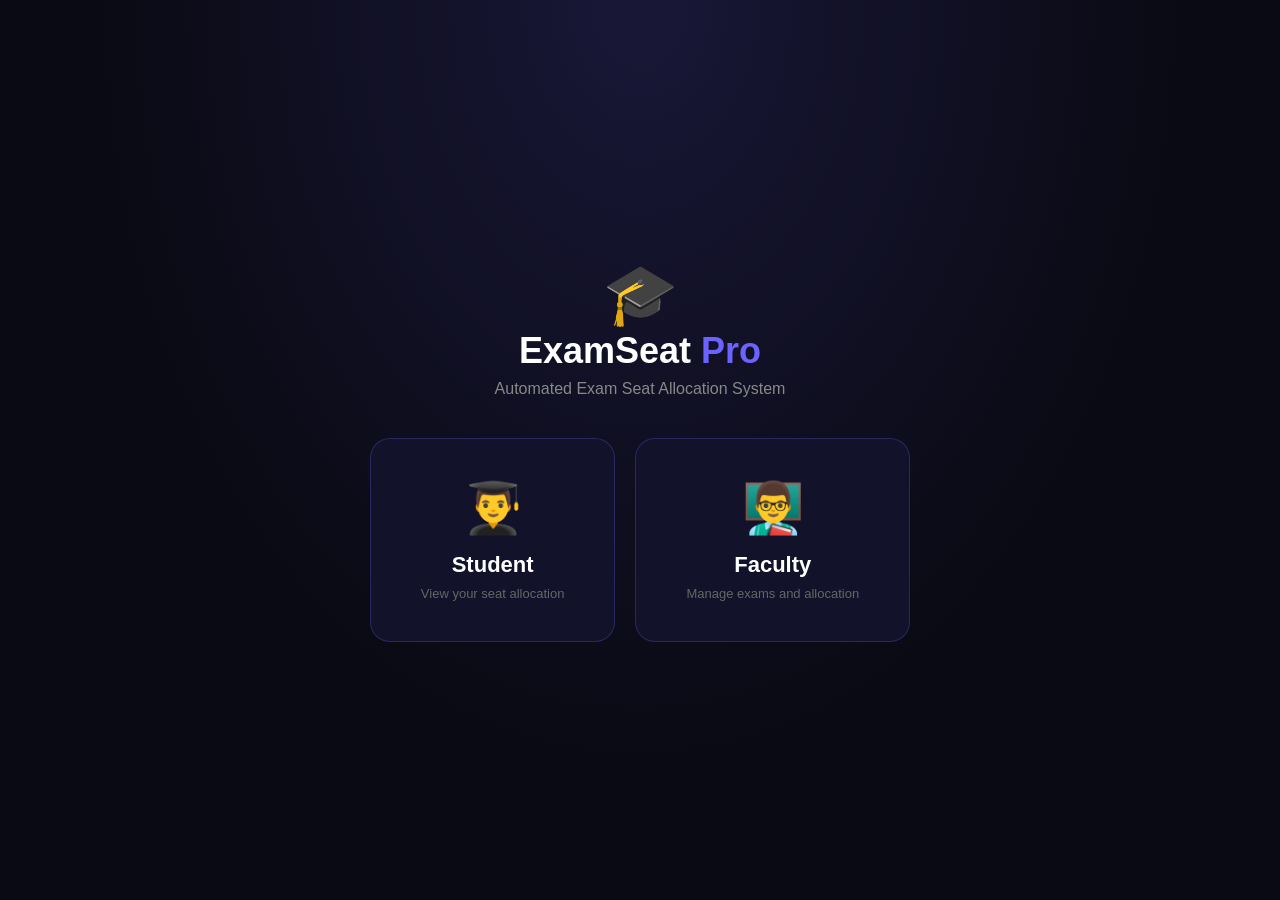
<file: index.html>
<!DOCTYPE html>
<html lang="en">
<head>
    <meta charset="UTF-8">
    <meta name="viewport" content="width=device-width, initial-scale=1.0">
    <title>ExamSeat Pro</title>
    <link rel="stylesheet" href="css/style.css">
</head>
<body>
<div class="login-wrapper">
    <div style="text-align:center; margin-bottom:40px;">
        <div style="font-size:60px;">🎓</div>
        <h1 style="font-size:36px; color:white;">ExamSeat <span style="color:#6c63ff;">Pro</span></h1>
        <p style="color:#888; margin-top:8px;">Automated Exam Seat Allocation System</p>
    </div>

    <div id="roleSelection" style="display:flex; gap:20px; justify-content:center; flex-wrap:wrap;">
        <div class="role-card" onclick="showStudentLogin()">
            <div style="font-size:50px;">👨‍🎓</div>
            <h2>Student</h2>
            <p>View your seat allocation</p>
        </div>
        <div class="role-card" onclick="showFacultyLogin()">
            <div style="font-size:50px;">👨‍🏫</div>
            <h2>Faculty</h2>
            <p>Manage exams and allocation</p>
        </div>
    </div>

    <div id="studentLogin" style="display:none; margin-top:30px; width:100%; max-width:420px;">
        <div class="login-card">
            <button onclick="backToRole()" style="background:none; border:none; color:#888; cursor:pointer; margin-bottom:15px; font-size:13px;">← Back</button>
            <h2 style="margin-bottom:5px;">👨‍🎓 Student Login</h2>
            <p style="color:#888; margin-bottom:25px; font-size:14px;">Enter your USN to view your seat</p>
            <div class="form-group" style="margin-bottom:20px;">
                <label>USN</label>
                <input type="text" id="studentUSN" placeholder="e.g. BR24CS101" />
            </div>
            <button class="btn btn-primary" style="width:100%;" onclick="studentLogin()">View My Seat →</button>
        </div>
    </div>

    <div id="facultyLogin" style="display:none; margin-top:30px; width:100%; max-width:420px;">
        <div class="login-card">
            <button onclick="backToRole()" style="background:none; border:none; color:#888; cursor:pointer; margin-bottom:15px; font-size:13px;">← Back</button>
            <h2 style="margin-bottom:5px;">👨‍🏫 Faculty Login</h2>
            <p style="color:#888; margin-bottom:25px; font-size:14px;">Enter your credentials</p>
            <div class="form-group" style="margin-bottom:15px;">
                <label>Username</label>
                <input type="text" id="username" placeholder="Enter username" />
            </div>
            <div class="form-group" style="margin-bottom:20px;">
                <label>Password</label>
                <input type="password" id="password" placeholder="Enter password" />
            </div>
            <button class="btn btn-primary" style="width:100%;" onclick="facultyLogin()">Login →</button>
            <p style="text-align:center; margin-top:15px; font-size:12px; color:#555;">Default: admin / admin123</p>
        </div>
    </div>
</div>

<script>
function showStudentLogin() {
    document.getElementById('roleSelection').style.display = 'none';
    document.getElementById('studentLogin').style.display = 'block';
    document.getElementById('facultyLogin').style.display = 'none';
}

function showFacultyLogin() {
    document.getElementById('roleSelection').style.display = 'none';
    document.getElementById('facultyLogin').style.display = 'block';
    document.getElementById('studentLogin').style.display = 'none';
}

function backToRole() {
    document.getElementById('roleSelection').style.display = 'flex';
    document.getElementById('studentLogin').style.display = 'none';
    document.getElementById('facultyLogin').style.display = 'none';
}

function studentLogin() {
    const usn = document.getElementById('studentUSN').value.trim();
    if (!usn) return alert('Please enter your USN!');
    localStorage.setItem('studentUSN', usn.toUpperCase());
    window.location.href = 'student-view.html';
}

function facultyLogin() {
    const username = document.getElementById('username').value;
    const password = document.getElementById('password').value;
    if (username === 'admin' && password === 'admin123') {
        window.location.href = 'dashboard.html';
    } else {
        alert('Invalid credentials! Use admin / admin123');
    }
}
</script>
</body>
</html>
</file>
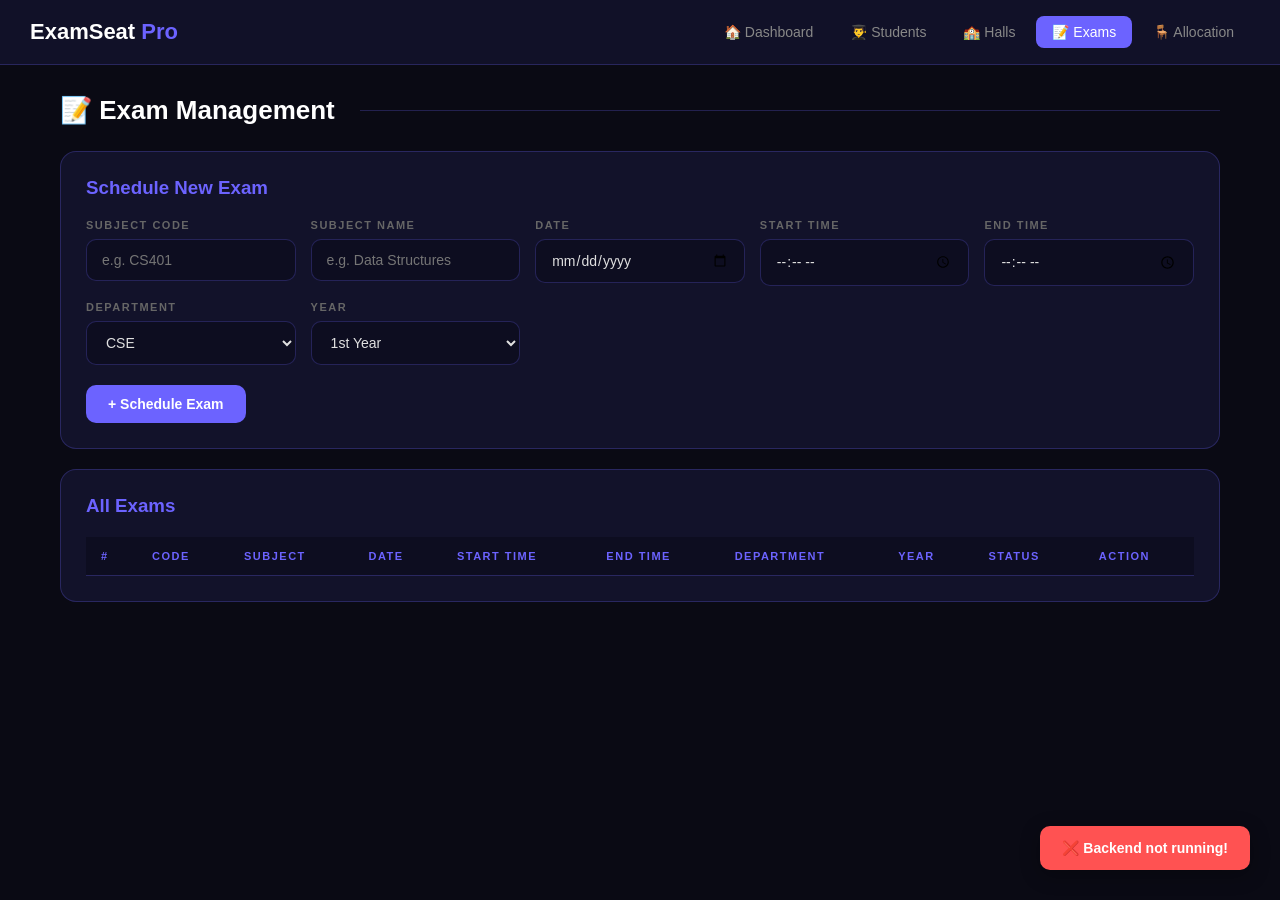
<file: exams.html>
<!DOCTYPE html>
<html lang="en">
<head>
    <meta charset="UTF-8">
    <meta name="viewport" content="width=device-width, initial-scale=1.0">
    <title>Exams</title>
    <link rel="stylesheet" href="css/style.css">
</head>
<body>
<nav class="navbar">
    <div class="logo">ExamSeat <span>Pro</span></div>
    <ul class="nav-links">
        <li><a href="dashboard.html">🏠 Dashboard</a></li>
        <li><a href="students.html">👨‍🎓 Students</a></li>
        <li><a href="halls.html">🏫 Halls</a></li>
        <li><a href="exams.html" class="active">📝 Exams</a></li>
        <li><a href="allocation.html">🪑 Allocation</a></li>
    </ul>
</nav>

<div class="container">
    <div class="page-title">📝 Exam Management</div>

    <div class="card">
    <h3 style="margin-bottom:20px; color:#6c63ff;">Schedule New Exam</h3>
    <div class="form-grid">
        <div class="form-group">
            <label>Subject Code</label>
            <input type="text" id="subjectCode" placeholder="e.g. CS401" />
        </div>
        <div class="form-group">
            <label>Subject Name</label>
            <input type="text" id="subject" placeholder="e.g. Data Structures" />
        </div>
        <div class="form-group">
            <label>Date</label>
            <input type="date" id="examDate" />
        </div>
        <div class="form-group">
            <label>Start Time</label>
            <input type="time" id="startTime" />
        </div>
        <div class="form-group">
            <label>End Time</label>
            <input type="time" id="endTime" />
        </div>
        <div class="form-group">
            <label>Department</label>
            <select id="department">
                <option value="CSE">CSE</option>
                <option value="ECE">ECE</option>
                <option value="MECH">MECH</option>
                <option value="CIVIL">CIVIL</option>
                <option value="IT">IT</option>
                <option value="EEE">EEE</option>
                <option value="ALL">ALL Departments</option>
            </select>
        </div>
        <div class="form-group">
            <label>Year</label>
            <select id="year">
                <option value="1">1st Year</option>
                <option value="2">2nd Year</option>
                <option value="3">3rd Year</option>
                <option value="4">4th Year</option>
            </select>
        </div>
    </div>
    <button class="btn btn-primary" onclick="addExam()">+ Schedule Exam</button>
</div>

    <div class="card" style="margin-top:20px;">
        <h3 style="margin-bottom:20px; color:#6c63ff;">All Exams</h3>
        <div class="table-container">
            <table>
                 <thead>
    <tr>
        <th>#</th>
        <th>Code</th>
        <th>Subject</th>
        <th>Date</th>
        <th>Start Time</th>
        <th>End Time</th>
        <th>Department</th>
        <th>Year</th>
        <th>Status</th>
        <th>Action</th>
    </tr>
</thead>
                <tbody id="examsTable"></tbody>
            </table>
        </div>
    </div>
</div>

<div id="confirmModal" class="modal">
    <div class="modal-box">
        <div style="font-size:45px; margin-bottom:15px;">⚠️</div>
        <h3 style="color:white; margin-bottom:8px;">Are you sure?</h3>
        <p style="color:#666; margin-bottom:25px; font-size:14px;">This cannot be undone!</p>
        <div style="display:flex; gap:10px; justify-content:center;">
            <button class="btn btn-danger" onclick="confirmYes()">Yes, Delete</button>
            <button class="btn btn-primary" onclick="closeConfirm()">Cancel</button>
        </div>
    </div>
</div>

<div class="toast" id="toast"></div>
<script src="js/exams.js"></script>
</body>
</html>
</file>
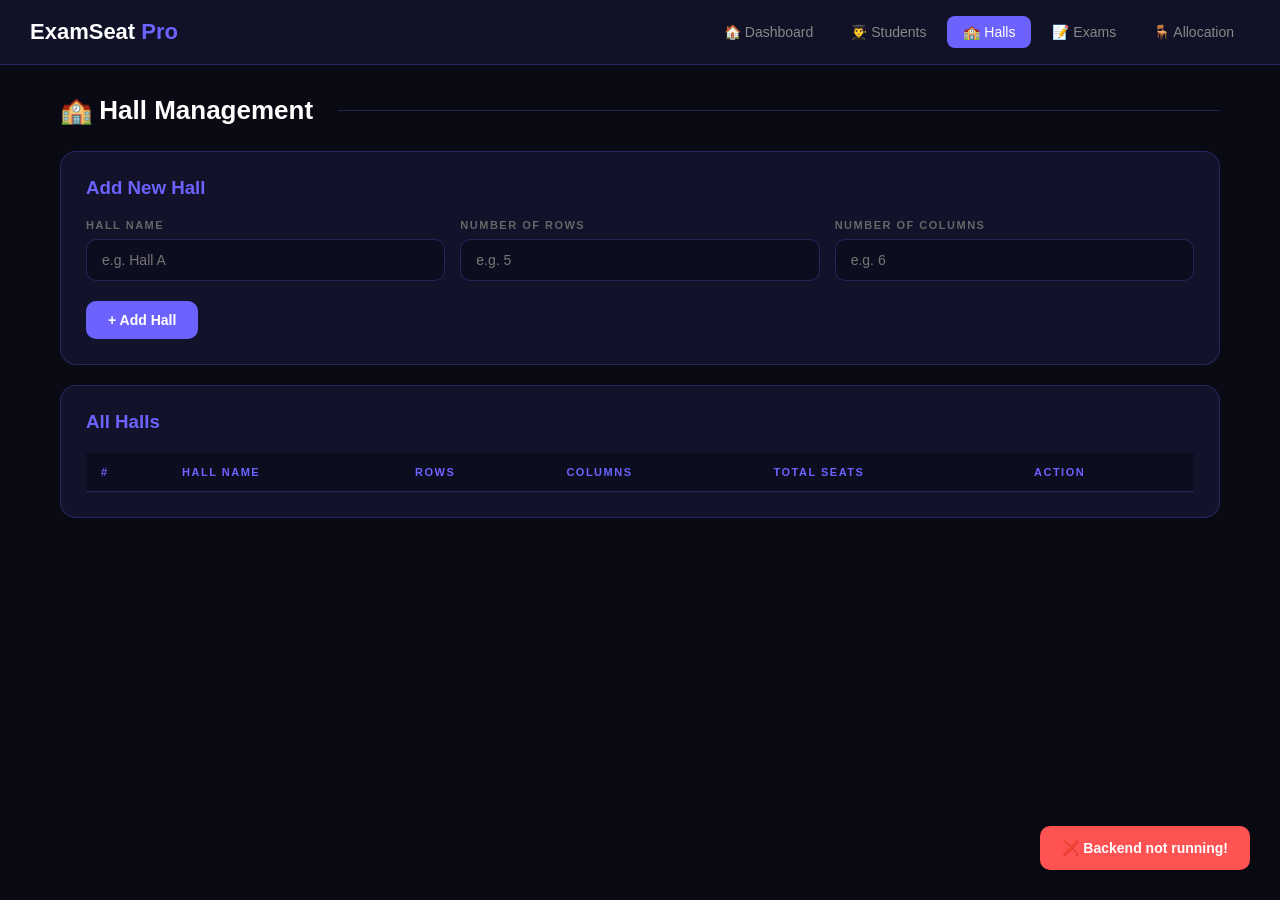
<file: halls.html>
<!DOCTYPE html>
<html lang="en">
<head>
    <meta charset="UTF-8">
    <meta name="viewport" content="width=device-width, initial-scale=1.0">
    <title>Halls</title>
    <link rel="stylesheet" href="css/style.css">
</head>
<body>
<nav class="navbar">
    <div class="logo">ExamSeat <span>Pro</span></div>
    <ul class="nav-links">
        <li><a href="dashboard.html">🏠 Dashboard</a></li>
        <li><a href="students.html">👨‍🎓 Students</a></li>
        <li><a href="halls.html" class="active">🏫 Halls</a></li>
        <li><a href="exams.html">📝 Exams</a></li>
        <li><a href="allocation.html">🪑 Allocation</a></li>
    </ul>
</nav>

<div class="container">
    <div class="page-title">🏫 Hall Management</div>

    <div class="card">
        <h3 style="margin-bottom:20px; color:#6c63ff;">Add New Hall</h3>
        <div class="form-grid">
            <div class="form-group">
                <label>Hall Name</label>
                <input type="text" id="hallName" placeholder="e.g. Hall A" />
            </div>
            <div class="form-group">
                <label>Number of Rows</label>
                <input type="number" id="rows" placeholder="e.g. 5" min="1" />
            </div>
            <div class="form-group">
                <label>Number of Columns</label>
                <input type="number" id="columns" placeholder="e.g. 6" min="1" />
            </div>
        </div>
        <button class="btn btn-primary" onclick="addHall()">+ Add Hall</button>
    </div>

    <div class="card" style="margin-top:20px;">
        <h3 style="margin-bottom:20px; color:#6c63ff;">All Halls</h3>
        <div class="table-container">
            <table>
                <thead>
                    <tr>
                        <th>#</th>
                        <th>Hall Name</th>
                        <th>Rows</th>
                        <th>Columns</th>
                        <th>Total Seats</th>
                        <th>Action</th>
                    </tr>
                </thead>
                <tbody id="hallsTable"></tbody>
            </table>
        </div>
    </div>
</div>

<div id="confirmModal" class="modal">
    <div class="modal-box">
        <div style="font-size:45px; margin-bottom:15px;">⚠️</div>
        <h3 style="color:white; margin-bottom:8px;">Are you sure?</h3>
        <p style="color:#666; margin-bottom:25px; font-size:14px;">This cannot be undone!</p>
        <div style="display:flex; gap:10px; justify-content:center;">
            <button class="btn btn-danger" onclick="confirmYes()">Yes, Delete</button>
            <button class="btn btn-primary" onclick="closeConfirm()">Cancel</button>
        </div>
    </div>
</div>

<div class="toast" id="toast"></div>
<script src="js/halls.js"></script>
</body>
</html>
</file>
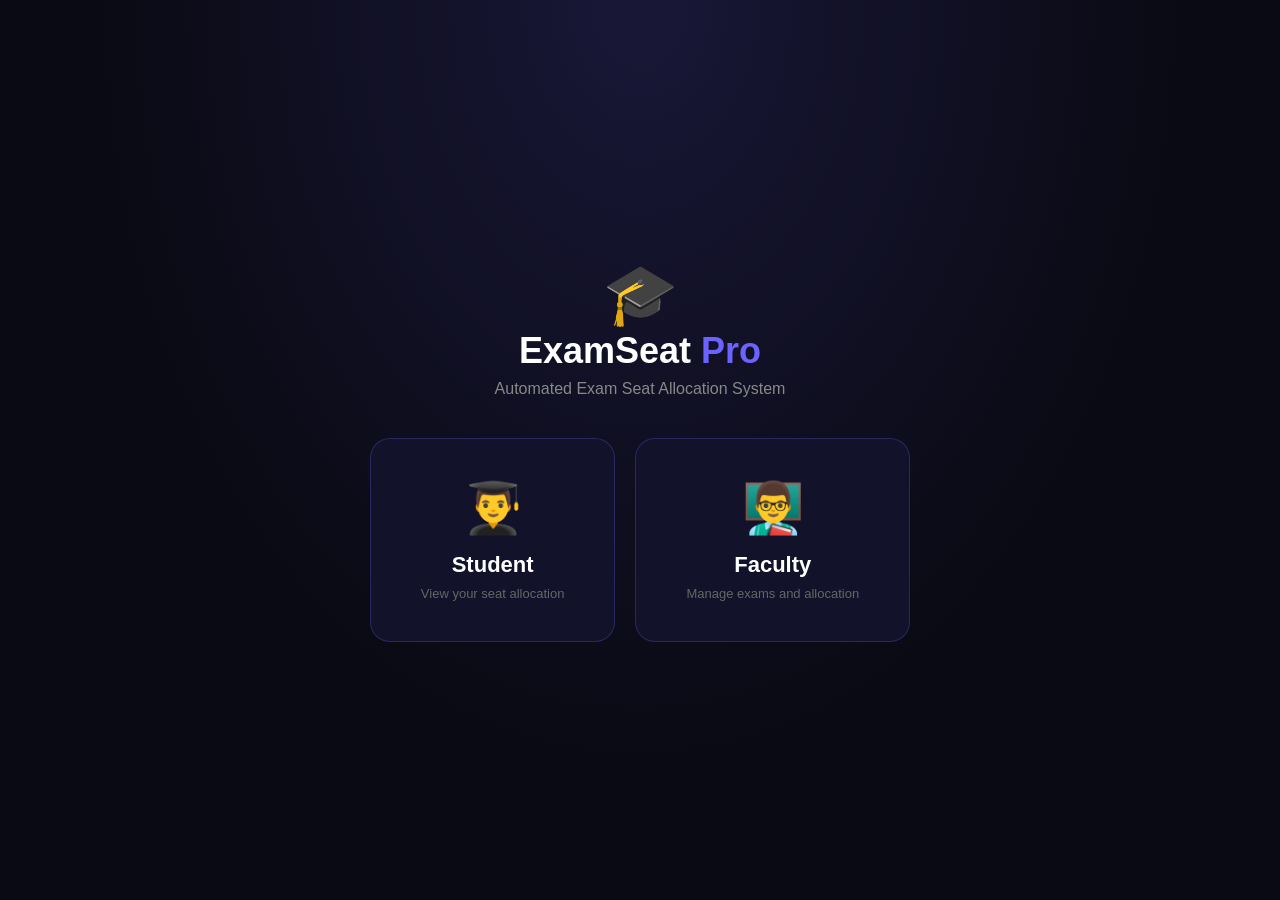
<file: student-view.html>
<!DOCTYPE html>
<html lang="en">
<head>
    <meta charset="UTF-8">
    <meta name="viewport" content="width=device-width, initial-scale=1.0">
    <title>My Seat</title>
    <link rel="stylesheet" href="css/style.css">
</head>
<body>
<nav class="navbar">
    <div class="logo">ExamSeat <span>Pro</span></div>
    <button class="btn btn-danger" onclick="logout()" style="font-size:13px;">← Logout</button>
</nav>

<div class="container">
    <div class="page-title">🪑 My Seat Allocation</div>
    <div id="studentContent">
        <div class="card" style="text-align:center; padding:40px;">
            <p style="color:#888;">Loading your seat details...</p>
        </div>
    </div>
</div>

<script>
const API = 'http://localhost:8080/api';
const usn = localStorage.getItem('studentUSN');
if (!usn) window.location.href = 'index.html';

function logout() {
    localStorage.removeItem('studentUSN');
    window.location.href = 'index.html';
}

async function loadStudentSeat() {
    try {
        const res = await fetch(`${API}/allocation/student/${encodeURIComponent(usn)}`);
        const allocations = await res.json();

        if (!allocations || allocations.length === 0) {
            document.getElementById('studentContent').innerHTML = `
            <div class="card" style="text-align:center; padding:60px;">
                <div style="font-size:60px; margin-bottom:20px;">😕</div>
                <h2 style="color:#888;">No seat allocated yet!</h2>
                <p style="color:#555; margin-top:10px;">USN: <strong style="color:#6c63ff;">${usn}</strong></p>
                <p style="color:#555; margin-top:8px;">Please contact your faculty.</p>
                <button class="btn btn-primary" onclick="logout()" style="margin-top:20px;">← Go Back</button>
            </div>`;
            return;
        }

        let html = `
        <div class="card" style="text-align:center; padding:25px; margin-bottom:25px; background:linear-gradient(135deg,#12122a,#0d0d20); border-color:var(--primary);">
            <div style="font-size:50px; margin-bottom:10px;">🎉</div>
            <h2 style="color:#00d4ff;">${allocations[0].student.name}</h2>
            <p style="color:#666; margin-top:8px;">USN: <strong style="color:#6c63ff;">${usn}</strong> | ${allocations[0].student.department} | Year ${allocations[0].student.year}</p>
            <div style="margin-top:15px; padding:12px; background:rgba(0,230,118,0.1); border-radius:10px; border:1px solid rgba(0,230,118,0.3);">
                <p style="color:#00e676; font-size:18px; font-weight:700;">✨ All the best for your exam! ✨</p>
            </div>
        </div>

        <div class="card" id="printArea">
            <div style="display:flex; justify-content:space-between; align-items:center; margin-bottom:20px; flex-wrap:wrap; gap:10px;">
                <h3 style="color:#6c63ff;">📋 Your Exam Schedule</h3>
                <button class="btn btn-primary" onclick="window.print()">🖨️ Print</button>
            </div>
            <div class="table-container">
            <table>
                <thead>
                    <tr>
    <th>#</th>
    <th>Code</th>
    <th>Subject</th>
    <th>Date</th>
    <th>Start</th>
    <th>End</th>
    <th>Dept</th>
    <th>Hall</th>
    <th>Row</th>
    <th>Col</th>
    <th>Seat No</th>
</tr>
                </thead>
                <tbody>`;

        allocations.forEach((a, i) => {
    html += `
    <tr>
        <td>${i+1}</td>
        <td><strong style="color:#6c63ff;">${a.exam.subjectCode}</strong></td>
        <td><strong>${a.exam.subject}</strong></td>
        <td>${a.exam.examDate}</td>
        <td>${a.exam.startTime}</td>
        <td>${a.exam.endTime}</td>
        <td>${a.exam.department}</td>
        <td>${a.hall.hallName}</td>
        <td>Row ${a.seatRow + 1}</td>
        <td>Col ${a.seatColumn + 1}</td>
        <td><strong style="color:#00d4ff;">R${a.seatRow+1}C${a.seatColumn+1}</strong></td>
    </tr>`;
});

        html += `</tbody></table></div></div>`;
        document.getElementById('studentContent').innerHTML = html;

    } catch(e) {
        document.getElementById('studentContent').innerHTML = `
        <div class="card" style="text-align:center; padding:50px;">
            <div style="font-size:50px;">❌</div>
            <h2 style="color:#ff5252; margin-top:15px;">Backend not running!</h2>
            <p style="color:#666; margin-top:10px;">Start the Spring Boot server first.</p>
        </div>`;
    }
}

loadStudentSeat();
</script>
</body>
</html>
</file>
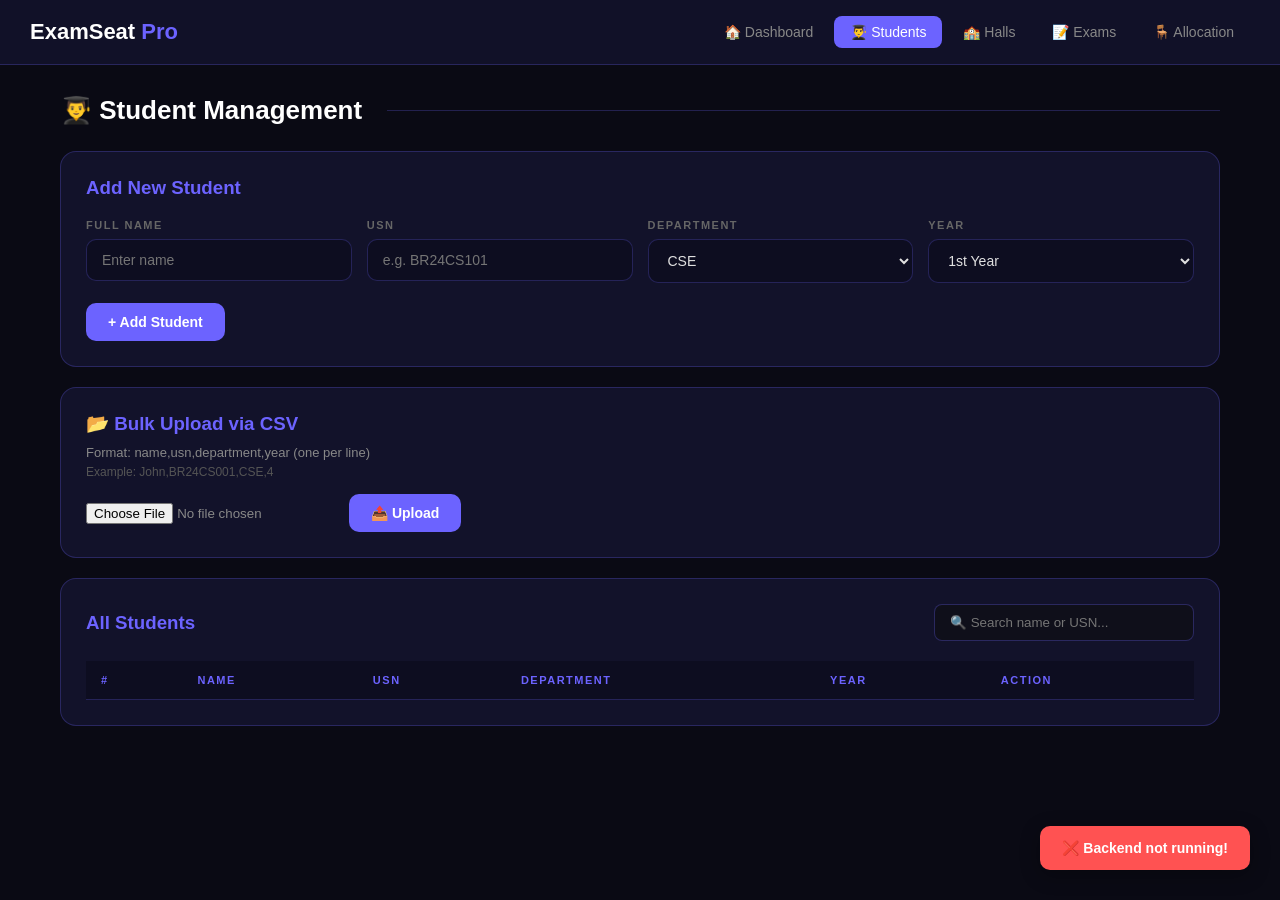
<file: students.html>
<!DOCTYPE html>
<html lang="en">
<head>
    <meta charset="UTF-8">
    <meta name="viewport" content="width=device-width, initial-scale=1.0">
    <title>Students</title>
    <link rel="stylesheet" href="css/style.css">
</head>
<body>
<nav class="navbar">
    <div class="logo">ExamSeat <span>Pro</span></div>
    <ul class="nav-links">
        <li><a href="dashboard.html">🏠 Dashboard</a></li>
        <li><a href="students.html" class="active">👨‍🎓 Students</a></li>
        <li><a href="halls.html">🏫 Halls</a></li>
        <li><a href="exams.html">📝 Exams</a></li>
        <li><a href="allocation.html">🪑 Allocation</a></li>
    </ul>
</nav>

<div class="container">
    <div class="page-title">👨‍🎓 Student Management</div>

    <div class="card">
        <h3 style="margin-bottom:20px; color:#6c63ff;">Add New Student</h3>
        <div class="form-grid">
            <div class="form-group">
                <label>Full Name</label>
                <input type="text" id="name" placeholder="Enter name" />
            </div>
            <div class="form-group">
                <label>USN</label>
                <input type="text" id="rollNo" placeholder="e.g. BR24CS101" />
            </div>
            <div class="form-group">
                <label>Department</label>
                <select id="department">
                    <option value="CSE">CSE</option>
                    <option value="ECE">ECE</option>
                    <option value="MECH">MECH</option>
                    <option value="CIVIL">CIVIL</option>
                    <option value="IT">IT</option>
                    <option value="EEE">EEE</option>
                </select>
            </div>
            <div class="form-group">
                <label>Year</label>
                <select id="year">
                    <option value="1">1st Year</option>
                    <option value="2">2nd Year</option>
                    <option value="3">3rd Year</option>
                    <option value="4">4th Year</option>
                </select>
            </div>
        </div>
        <button class="btn btn-primary" onclick="addStudent()">+ Add Student</button>
    </div>

    <div class="card" style="margin-top:20px;">
        <h3 style="margin-bottom:10px; color:#6c63ff;">📂 Bulk Upload via CSV</h3>
        <p style="color:#888; font-size:13px; margin-bottom:5px;">Format: name,usn,department,year (one per line)</p>
        <p style="color:#555; font-size:12px; margin-bottom:15px;">Example: John,BR24CS001,CSE,4</p>
        <div style="display:flex; gap:10px; align-items:center; flex-wrap:wrap;">
            <input type="file" id="csvFile" accept=".csv" style="color:#888;" />
            <button class="btn btn-primary" onclick="uploadCSV()">📤 Upload</button>
        </div>
    </div>

    <div class="card" style="margin-top:20px;">
        <div style="display:flex; justify-content:space-between; align-items:center; margin-bottom:20px; flex-wrap:wrap; gap:10px;">
            <h3 style="color:#6c63ff;">All Students</h3>
            <input type="text" id="searchInput" placeholder="🔍 Search name or USN..." onkeyup="searchStudents()"
                style="background:#0f0f1a; border:1px solid rgba(108,99,255,0.3); border-radius:8px; padding:10px 15px; color:#e0e0e0; width:260px; outline:none;" />
        </div>
        <div class="table-container">
            <table>
                <thead>
                    <tr>
                        <th>#</th>
                        <th>Name</th>
                        <th>USN</th>
                        <th>Department</th>
                        <th>Year</th>
                        <th>Action</th>
                    </tr>
                </thead>
                <tbody id="studentsTable"></tbody>
            </table>
        </div>
    </div>
</div>

<div id="confirmModal" class="modal">
    <div class="modal-box">
        <div style="font-size:45px; margin-bottom:15px;">⚠️</div>
        <h3 style="color:white; margin-bottom:8px;">Are you sure?</h3>
        <p style="color:#666; margin-bottom:25px; font-size:14px;">This cannot be undone!</p>
        <div style="display:flex; gap:10px; justify-content:center;">
            <button class="btn btn-danger" onclick="confirmYes()">Yes, Delete</button>
            <button class="btn btn-primary" onclick="closeConfirm()">Cancel</button>
        </div>
    </div>
</div>

<div class="toast" id="toast"></div>
<script src="js/students.js"></script>
</body>
</html>
</file>
<file: css/style.css>
* {
    margin: 0;
    padding: 0;
    box-sizing: border-box;
    font-family: 'Segoe UI', sans-serif;
}

:root {
    --primary: #6c63ff;
    --dark: #0a0a14;
    --card: #12122a;
    --card2: #0d0d20;
    --text: #e0e0e0;
    --accent: #00d4ff;
    --success: #00e676;
    --danger: #ff5252;
    --warning: #ffab40;
    --border: rgba(108,99,255,0.25);
}

body { background: var(--dark); color: var(--text); min-height: 100vh; }

::-webkit-scrollbar { width: 6px; height: 6px; }
::-webkit-scrollbar-track { background: var(--dark); }
::-webkit-scrollbar-thumb { background: var(--primary); border-radius: 3px; }

.navbar {
    background: rgba(18,18,42,0.95);
    backdrop-filter: blur(10px);
    padding: 0 30px;
    display: flex;
    align-items: center;
    justify-content: space-between;
    border-bottom: 1px solid var(--border);
    position: sticky;
    top: 0;
    z-index: 100;
    height: 65px;
}

.navbar .logo { font-size: 22px; font-weight: 800; color: white; }
.navbar .logo span { color: var(--primary); }

.nav-links { display: flex; gap: 5px; list-style: none; }

.nav-links a {
    color: #888;
    text-decoration: none;
    padding: 8px 16px;
    border-radius: 8px;
    transition: all 0.2s;
    font-size: 14px;
    font-weight: 500;
}

.nav-links a:hover { color: white; background: rgba(108,99,255,0.15); }
.nav-links a.active { background: var(--primary); color: white; }

.container { max-width: 1200px; margin: 0 auto; padding: 30px 20px; }

.page-title {
    font-size: 26px;
    font-weight: 700;
    margin-bottom: 25px;
    color: white;
    display: flex;
    align-items: center;
    gap: 10px;
}

.page-title::after {
    content: '';
    flex: 1;
    height: 1px;
    background: var(--border);
    margin-left: 15px;
}

.card {
    background: var(--card);
    border-radius: 16px;
    padding: 25px;
    border: 1px solid var(--border);
    transition: all 0.3s;
}

.card:hover { border-color: rgba(108,99,255,0.5); }

.stats-grid {
    display: grid;
    grid-template-columns: repeat(auto-fit, minmax(220px, 1fr));
    gap: 20px;
    margin-bottom: 30px;
}

.stat-card {
    background: var(--card);
    border-radius: 16px;
    padding: 30px 25px;
    border: 1px solid var(--border);
    transition: all 0.3s;
    position: relative;
    overflow: hidden;
}

.stat-card::before {
    content: '';
    position: absolute;
    top: 0; left: 0;
    width: 100%; height: 3px;
    background: linear-gradient(90deg, var(--primary), var(--accent));
}

.stat-card:hover {
    transform: translateY(-4px);
    box-shadow: 0 12px 35px rgba(108,99,255,0.2);
    border-color: var(--primary);
}

.stat-card .icon { font-size: 38px; margin-bottom: 12px; }
.stat-card .number { font-size: 38px; font-weight: 800; color: var(--accent); line-height: 1; }
.stat-card .label { font-size: 13px; color: #666; margin-top: 6px; text-transform: uppercase; letter-spacing: 1px; }

.form-grid {
    display: grid;
    grid-template-columns: repeat(auto-fit, minmax(200px, 1fr));
    gap: 15px;
    margin-bottom: 20px;
}

.form-group { display: flex; flex-direction: column; gap: 8px; }

.form-group label {
    font-size: 11px;
    color: #666;
    text-transform: uppercase;
    letter-spacing: 1.5px;
    font-weight: 600;
}

.form-group input, .form-group select {
    background: var(--card2);
    border: 1px solid var(--border);
    border-radius: 10px;
    padding: 12px 15px;
    color: var(--text);
    font-size: 14px;
    outline: none;
    transition: all 0.2s;
}

.form-group input:focus, .form-group select:focus {
    border-color: var(--primary);
    box-shadow: 0 0 0 3px rgba(108,99,255,0.1);
}

.form-group select option { background: #1a1a2e; }

.btn {
    padding: 11px 22px;
    border: none;
    border-radius: 10px;
    cursor: pointer;
    font-size: 14px;
    font-weight: 600;
    transition: all 0.2s;
    display: inline-flex;
    align-items: center;
    gap: 6px;
}

.btn-primary { background: var(--primary); color: white; }
.btn-primary:hover { background: #5a52d5; transform: translateY(-1px); box-shadow: 0 5px 15px rgba(108,99,255,0.35); }
.btn-danger { background: var(--danger); color: white; padding: 7px 14px; font-size: 12px; }
.btn-danger:hover { background: #e04040; }
.btn-success { background: var(--success); color: #000; }
.btn-success:hover { background: #00c060; transform: translateY(-1px); }

.table-container { overflow-x: auto; margin-top: 5px; }
table { width: 100%; border-collapse: collapse; }
thead tr { background: var(--card2); }

thead th {
    padding: 13px 15px;
    text-align: left;
    font-size: 11px;
    color: var(--primary);
    text-transform: uppercase;
    letter-spacing: 1.5px;
    font-weight: 700;
    border-bottom: 1px solid var(--border);
}

tbody tr { border-bottom: 1px solid rgba(255,255,255,0.04); transition: all 0.15s; }
tbody tr:hover { background: rgba(108,99,255,0.06); }
tbody td { padding: 13px 15px; font-size: 14px; color: #ccc; }

.seat {
    width: 120px;
    min-height: 75px;
    border-radius: 10px;
    display: flex;
    flex-direction: column;
    align-items: center;
    justify-content: center;
    font-size: 11px;
    font-weight: 600;
    text-align: center;
    padding: 8px;
    border: 1px solid transparent;
    transition: all 0.2s;
}

.seat:hover { transform: translateY(-2px); box-shadow: 0 4px 12px rgba(0,0,0,0.3); }
.seat .seat-number { font-size: 9px; opacity: 0.6; margin-bottom: 3px; }
.seat .student-name { font-size: 12px; font-weight: 700; }
.seat .dept-badge { font-size: 9px; padding: 2px 6px; border-radius: 4px; margin-top: 3px; background: rgba(0,0,0,0.2); }
.seat.empty { background: rgba(255,255,255,0.02); border: 1px dashed rgba(255,255,255,0.08); color: #333; }

.entrance { text-align: center; margin-top: 20px; padding: 10px; border-top: 1px dashed rgba(255,255,255,0.08); color: #444; font-size: 12px; letter-spacing: 3px; }

.dept-CSE { background: rgba(108,99,255,0.15); border-color: rgba(108,99,255,0.5); color: #a89fff; }
.dept-ECE { background: rgba(0,212,255,0.15); border-color: rgba(0,212,255,0.5); color: #80eaff; }
.dept-MECH { background: rgba(255,171,64,0.15); border-color: rgba(255,171,64,0.5); color: #ffd090; }
.dept-CIVIL { background: rgba(0,230,118,0.15); border-color: rgba(0,230,118,0.5); color: #80ffbb; }
.dept-IT { background: rgba(255,82,82,0.15); border-color: rgba(255,82,82,0.5); color: #ff9090; }
.dept-EEE { background: rgba(224,64,251,0.15); border-color: rgba(224,64,251,0.5); color: #f0a0ff; }

.login-wrapper {
    min-height: 100vh;
    display: flex;
    flex-direction: column;
    align-items: center;
    justify-content: center;
    padding: 40px 20px;
    background: radial-gradient(ellipse at 50% 0%, rgba(108,99,255,0.15) 0%, transparent 60%), var(--dark);
}

.login-card {
    background: var(--card);
    border-radius: 20px;
    padding: 40px;
    width: 100%;
    max-width: 420px;
    border: 1px solid var(--border);
    box-shadow: 0 25px 60px rgba(0,0,0,0.4);
}

.role-card {
    background: var(--card);
    border: 1px solid var(--border);
    border-radius: 20px;
    padding: 40px 50px;
    text-align: center;
    cursor: pointer;
    transition: all 0.3s;
    min-width: 200px;
}

.role-card:hover {
    border-color: var(--primary);
    transform: translateY(-6px);
    box-shadow: 0 20px 45px rgba(108,99,255,0.25);
    background: rgba(108,99,255,0.08);
}

.role-card h2 { margin: 15px 0 8px; color: white; font-size: 22px; }
.role-card p { color: #666; font-size: 13px; }

.toast {
    position: fixed;
    bottom: 30px;
    right: 30px;
    padding: 14px 22px;
    border-radius: 10px;
    font-size: 14px;
    font-weight: 600;
    z-index: 9999;
    display: none;
    animation: slideIn 0.3s ease;
    box-shadow: 0 5px 20px rgba(0,0,0,0.3);
}

.toast.success { background: var(--success); color: #000; }
.toast.error { background: var(--danger); color: white; }

@keyframes slideIn {
    from { transform: translateX(120px); opacity: 0; }
    to { transform: translateX(0); opacity: 1; }
}

.modal {
    display: none;
    position: fixed;
    top: 0; left: 0;
    width: 100%; height: 100%;
    background: rgba(0,0,0,0.75);
    z-index: 9999;
    align-items: center;
    justify-content: center;
}

.modal-box {
    background: var(--card);
    border: 1px solid #ff5252;
    border-radius: 16px;
    padding: 35px;
    max-width: 380px;
    width: 90%;
    text-align: center;
    animation: popIn 0.2s ease;
}

@keyframes popIn {
    from { transform: scale(0.9); opacity: 0; }
    to { transform: scale(1); opacity: 1; }
}

@media print {
    .navbar, .btn, .toast { display: none !important; }
    body { background: white !important; color: black !important; }
    .card { border: 1px solid #ccc !important; background: white !important; }
    th, td { border: 1px solid #ccc; padding: 8px; color: black !important; }
    thead tr { background: #f0f0f0 !important; }
}
</file>
